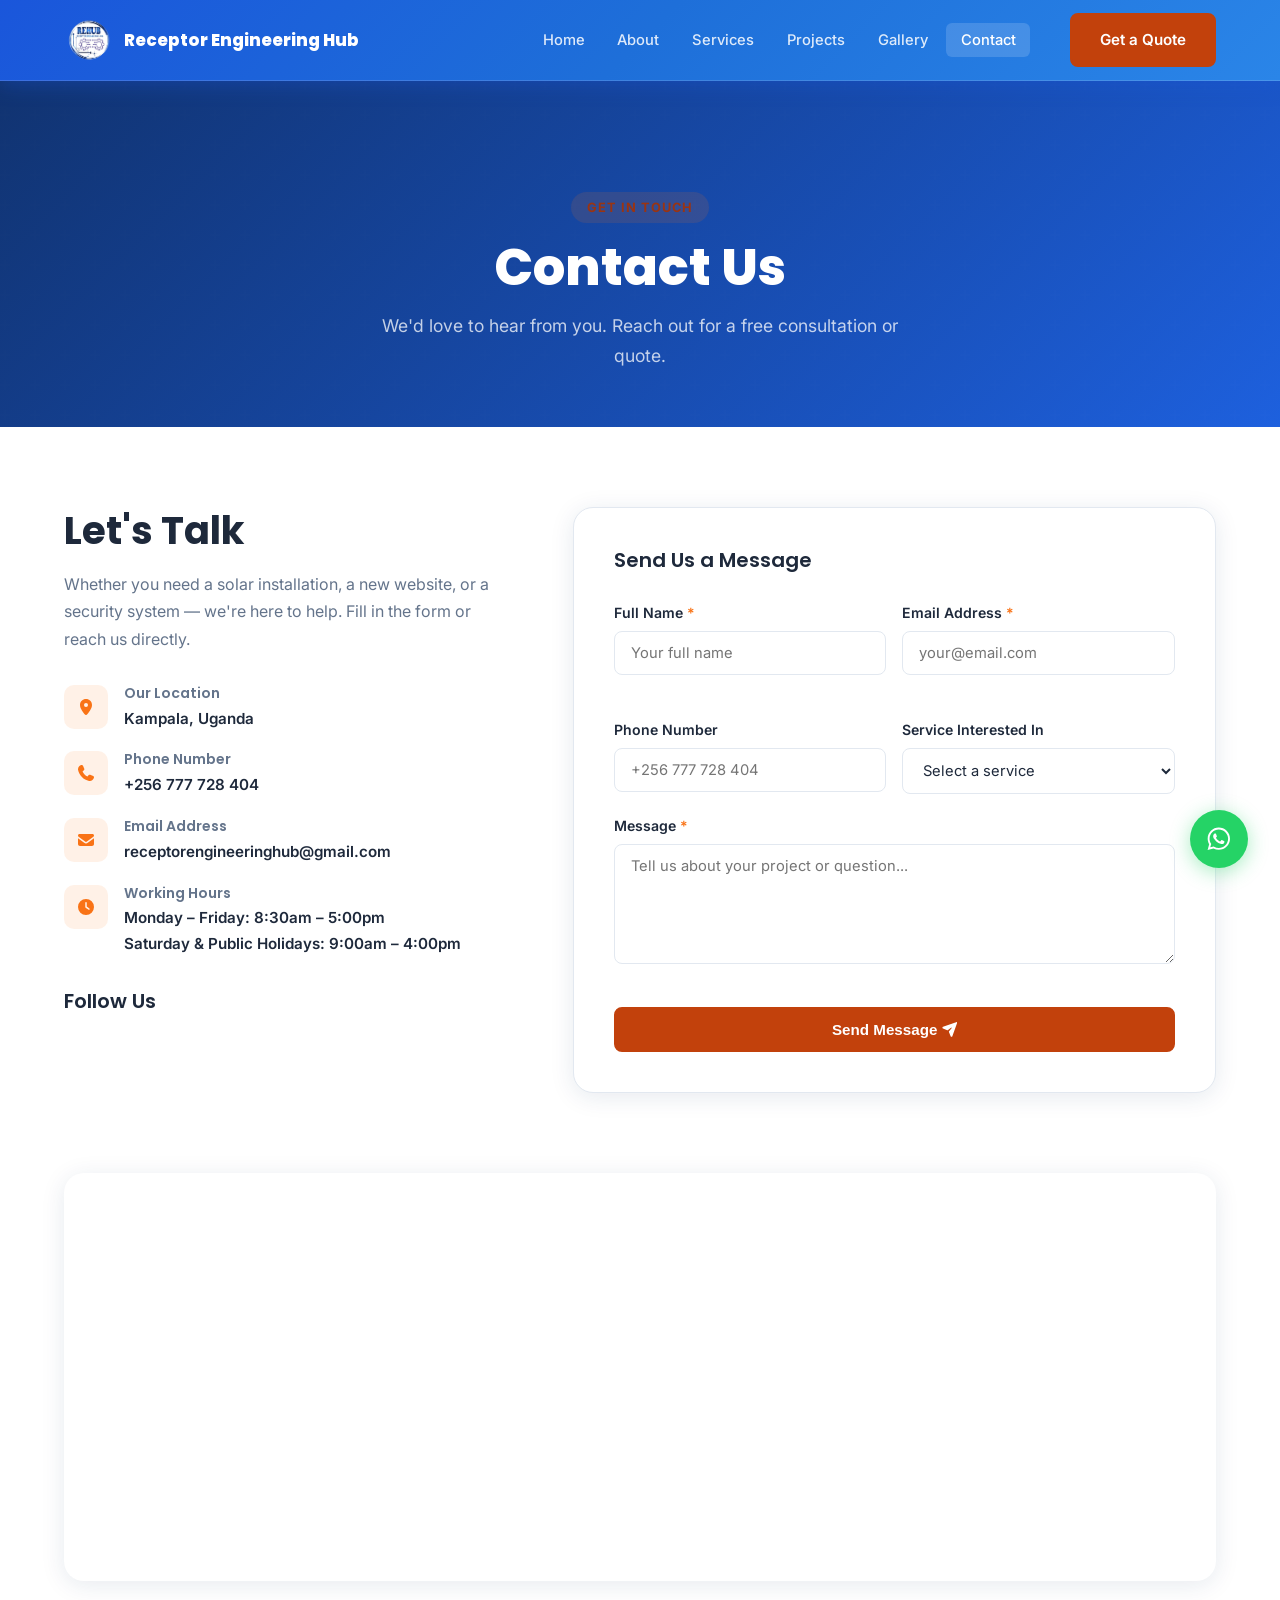
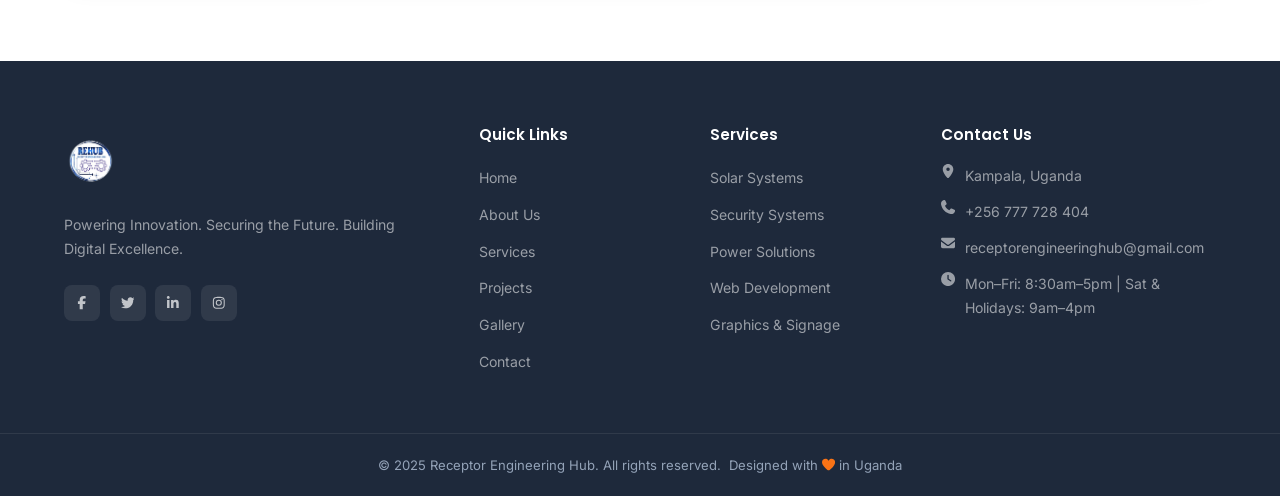
<file: contact.html>
<!DOCTYPE html>
<html lang="en">
<head>
  <meta charset="UTF-8" />
  <meta name="viewport" content="width=device-width, initial-scale=1.0" />
  <link rel="preconnect" href="https://images.unsplash.com" crossorigin />
  <link rel="preconnect" href="https://fonts.gstatic.com" crossorigin />
  <link rel="preload" as="image" href="https://images.unsplash.com/photo-1504307651254-35680f356dfd?w=1600&q=80&auto=format&fit=crop" fetchpriority="high" />

    <meta name="google-site-verification" content="k3c63kH6gn9kZT188aulxfWurAG4fihmwfax7aLUwMc" />
  <meta name="description" content="Contact Receptor Engineering Hub - Get a quote, ask a question, or visit us in Kampala, Uganda." />
  <title>Contact | Receptor Engineering Hub</title>
    <link rel="icon" type="image/png" href="receptorhub.png" />
  <link rel="stylesheet" href="css/style.min.css" />
  <link rel="preload" href="https://fonts.googleapis.com/css2?family=Inter:wght@300;400;500;600;700;800&family=Poppins:wght@400;600;700;800&display=swap" as="style" onload="this.onload=null;this.rel='stylesheet'" />
  <noscript><link href="https://fonts.googleapis.com/css2?family=Inter:wght@300;400;500;600;700;800&family=Poppins:wght@400;600;700;800&display=swap" rel="stylesheet" /></noscript>
</head>
<body>

  <!-- Navigation -->
  <nav class="navbar" id="navbar">
    <div class="container nav-container">
      <a href="index.html" class="logo">
        <img src="receptorhub.png" alt="Receptor Engineering Hub" class="logo-img" width="48" height="68" />
        <div class="logo-text">
          <span class="logo-main">Receptor Engineering Hub</span>
        </div>
      </a>
      <ul class="nav-links" id="navLinks">
        <li><a href="index.html">Home</a></li>
        <li><a href="about.html">About</a></li>
        <li><a href="services.html">Services</a></li>
        <li><a href="projects.html">Projects</a></li>
        <li><a href="gallery.html">Gallery</a></li>
        <li><a href="contact.html" class="active">Contact</a></li>
      </ul>
      <a href="contact.html" class="btn btn-primary nav-cta">Get a Quote</a>
      <button class="hamburger" id="hamburger" aria-label="Toggle menu">
        <span></span><span></span><span></span>
      </button>
    </div>
  </nav>

  <main>

  <!-- Page Hero -->
  <section class="page-hero">
    <div class="page-hero-slideshow">
      <div class="page-hero-slide active" style="background-image: url('https://images.unsplash.com/photo-1504307651254-35680f356dfd?w=1600&q=80&auto=format&fit=crop')"></div>
      <div class="page-hero-slide" data-bg="https://images.unsplash.com/photo-1581091226825-a6a2a5aee158?w=1600&q=80&auto=format&fit=crop"></div>
      <div class="page-hero-slide" data-bg="https://images.unsplash.com/photo-1467232004584-a241de8bcf5d?w=1600&q=80&auto=format&fit=crop"></div>
      <div class="page-hero-overlay"></div>
    </div>
    <div class="container" style="position:relative;z-index:1">
      <span class="section-tag">Get In Touch</span>
      <h1>Contact Us</h1>
      <p>We'd love to hear from you. Reach out for a free consultation or quote.</p>
    </div>
  </section>

  <!-- Contact Section -->
  <section class="section contact-section">
    <div class="container contact-grid">

      <!-- Contact Info -->
      <div class="contact-info" data-aos="fade-right">
        <h2>Let's Talk</h2>
        <p>Whether you need a solar installation, a new website, or a security system — we're here to help. Fill in the form or reach us directly.</p>

        <div class="contact-items">
          <div class="contact-item">
            <div class="contact-item-icon"><svg class="icon" aria-hidden="true"><use href="icons.svg#fa-map-marker-alt"></use></svg></div>
            <div>
              <h3>Our Location</h3>
              <p>Kampala, Uganda</p>
            </div>
          </div>
          <div class="contact-item">
            <div class="contact-item-icon"><svg class="icon" aria-hidden="true"><use href="icons.svg#fa-phone"></use></svg></div>
            <div>
              <h3>Phone Number</h3>
              <p><a href="tel:+256777728404">+256 777 728 404</a></p>
            </div>
          </div>
          <div class="contact-item">
            <div class="contact-item-icon"><svg class="icon" aria-hidden="true"><use href="icons.svg#fa-envelope"></use></svg></div>
            <div>
              <h3>Email Address</h3>
              <p><a href="mailto:receptorengineeringhub@gmail.com">receptorengineeringhub@gmail.com</a></p>
            </div>
          </div>
          <div class="contact-item">
            <div class="contact-item-icon"><svg class="icon" aria-hidden="true"><use href="icons.svg#fa-clock"></use></svg></div>
            <div>
              <h3>Working Hours</h3>
              <p>Monday – Friday: 8:30am – 5:00pm</p>
              <p>Saturday &amp; Public Holidays: 9:00am – 4:00pm</p>
            </div>
          </div>
        </div>

        <div class="contact-social">
          <h3>Follow Us</h3>
          <div class="social-links">
            <a href="#" aria-label="Facebook"><svg class="icon" aria-hidden="true"><use href="icons.svg#fa-facebook-f"></use></svg></a>
            <a href="#" aria-label="Twitter"><svg class="icon" aria-hidden="true"><use href="icons.svg#fa-twitter"></use></svg></a>
            <a href="#" aria-label="LinkedIn"><svg class="icon" aria-hidden="true"><use href="icons.svg#fa-linkedin-in"></use></svg></a>
            <a href="#" aria-label="Instagram"><svg class="icon" aria-hidden="true"><use href="icons.svg#fa-instagram"></use></svg></a>
            <a href="https://wa.me/256700000000" aria-label="WhatsApp" target="_blank" rel="noopener"><svg class="icon" aria-hidden="true"><use href="icons.svg#fa-whatsapp"></use></svg></a>
          </div>
        </div>
      </div>

      <!-- Contact Form -->
      <div class="contact-form-wrapper" data-aos="fade-left">
        <form class="contact-form" id="contactForm" novalidate>
          <input type="hidden" name="access_key" value="d9b5ea63-9a49-48a2-8a9e-6ef865edde82" />
          <input type="hidden" name="subject" value="New Message - Receptor Engineering Hub Website" />
          <input type="hidden" name="from_name" value="Receptor Engineering Hub Website" />
          <h3>Send Us a Message</h3>
          <div class="form-row">
            <div class="form-group">
              <label for="name">Full Name <span>*</span></label>
              <input type="text" id="name" name="name" placeholder="Your full name" required />
              <span class="form-error" id="nameError"></span>
            </div>
            <div class="form-group">
              <label for="email">Email Address <span>*</span></label>
              <input type="email" id="email" name="email" placeholder="your@email.com" required />
              <span class="form-error" id="emailError"></span>
            </div>
          </div>
          <div class="form-row">
            <div class="form-group">
              <label for="phone">Phone Number</label>
              <input type="tel" id="phone" name="phone" placeholder="+256 777 728 404" />
            </div>
            <div class="form-group">
              <label for="service">Service Interested In</label>
              <select id="service" name="service">
                <option value="">Select a service</option>
                <option value="solar">Solar Systems</option>
                <option value="security">Security Systems</option>
                <option value="power">Power Solutions</option>
                <option value="web">Web Development</option>
                <option value="electronics">Electronics Solutions</option>
                <option value="fence">Electric Fence / Razor Wire</option>
                <option value="graphics">Graphics &amp; Signage</option>
                <option value="other">Other</option>
              </select>
            </div>
          </div>
          <div class="form-group">
            <label for="message">Message <span>*</span></label>
            <textarea id="message" name="message" rows="5" placeholder="Tell us about your project or question..." required></textarea>
            <span class="form-error" id="messageError"></span>
          </div>
          <button type="submit" class="btn btn-primary btn-full">
            <span id="submitText">Send Message <svg class="icon" aria-hidden="true"><use href="icons.svg#fa-paper-plane"></use></svg></span>
            <span id="submitLoading" style="display:none"><svg class="icon icon-spin" aria-hidden="true"><use href="icons.svg#fa-spinner"></use></svg> Sending...</span>
          </button>
          <div class="form-success" id="formSuccess" style="display:none">
            <svg class="icon" aria-hidden="true"><use href="icons.svg#fa-check-circle"></use></svg> Thank you! We'll get back to you within 24 hours.
          </div>
        </form>
      </div>
    </div>
  </section>

  <!-- Map Section -->
  <section class="map-section">
    <div class="container">
      <div class="map-wrapper" data-aos="fade-up">
        <iframe
          src="https://www.google.com/maps/embed?pb=!1m18!1m12!1m3!1d255281.19036281522!2d32.4499!3d0.3476!2m3!1f0!2f0!3f0!3m2!1i1024!2i768!4f13.1!3m3!1m2!1s0x177dbc0f90b68b0b%3A0x7f9b5e1e5e1e5e1e!2sKampala%2C%20Uganda!5e0!3m2!1sen!2sug!4v1620000000000!5m2!1sen!2sug"
          width="100%"
          height="400"
          style="border:0;"
          allowfullscreen=""
          loading="lazy"
          referrerpolicy="no-referrer-when-downgrade"
          title="Receptor Engineering Hub Location - Kampala, Uganda">
        </iframe>
      </div>
    </div>
  </section>

  </main>

  <!-- Footer -->
  <footer class="footer">
    <div class="container footer-grid">
      <div class="footer-brand">
        <a href="index.html" class="logo logo-light">
          <img src="receptorhub.png" alt="Receptor Engineering Hub" class="logo-img logo-img-footer" width="51" height="72" />
        </a>
        <p>Powering Innovation. Securing the Future. Building Digital Excellence.</p>
        <div class="social-links">
          <a href="#" aria-label="Facebook"><svg class="icon" aria-hidden="true"><use href="icons.svg#fa-facebook-f"></use></svg></a>
          <a href="#" aria-label="Twitter"><svg class="icon" aria-hidden="true"><use href="icons.svg#fa-twitter"></use></svg></a>
          <a href="#" aria-label="LinkedIn"><svg class="icon" aria-hidden="true"><use href="icons.svg#fa-linkedin-in"></use></svg></a>
          <a href="#" aria-label="Instagram"><svg class="icon" aria-hidden="true"><use href="icons.svg#fa-instagram"></use></svg></a>
        </div>
      </div>
      <div class="footer-links">
        <h3>Quick Links</h3>
        <ul>
          <li><a href="index.html">Home</a></li>
          <li><a href="about.html">About Us</a></li>
          <li><a href="services.html">Services</a></li>
          <li><a href="projects.html">Projects</a></li>
          <li><a href="gallery.html">Gallery</a></li>
        <li><a href="contact.html">Contact</a></li>
        </ul>
      </div>
      <div class="footer-links">
        <h3>Services</h3>
        <ul>
          <li><a href="services.html#solar">Solar Systems</a></li>
          <li><a href="services.html#security">Security Systems</a></li>
          <li><a href="services.html#power">Power Solutions</a></li>
          <li><a href="services.html#web">Web Development</a></li>
          <li><a href="services.html#graphics">Graphics &amp; Signage</a></li>
        </ul>
      </div>
      <div class="footer-contact">
        <h3>Contact Us</h3>
        <ul>
          <li><svg class="icon" aria-hidden="true"><use href="icons.svg#fa-map-marker-alt"></use></svg> Kampala, Uganda</li>
          <li><svg class="icon" aria-hidden="true"><use href="icons.svg#fa-phone"></use></svg> <a href="tel:+256777728404">+256 777 728 404</a></li>
          <li><svg class="icon" aria-hidden="true"><use href="icons.svg#fa-envelope"></use></svg> <a href="mailto:receptorengineeringhub@gmail.com">receptorengineeringhub@gmail.com</a></li>
          <li><svg class="icon" aria-hidden="true"><use href="icons.svg#fa-clock"></use></svg> Mon–Fri: 8:30am–5pm | Sat &amp; Holidays: 9am–4pm</li>
        </ul>
      </div>
    </div>
    <div class="footer-bottom">
      <div class="container">
        <p>&copy; 2025 Receptor Engineering Hub. All rights reserved.</p>
        <p>Designed with <svg class="icon" aria-hidden="true" style="color:#f97316"><use href="icons.svg#fa-heart"></use></svg> in Uganda</p>
      </div>
    </div>
  </footer>

  <a href="https://wa.me/256777728404?text=Hello%20Receptor%20Engineering%20Hub%2C%20I%20need%20your%20services." class="whatsapp-btn" target="_blank" rel="noopener" aria-label="Chat on WhatsApp">
    <svg class="icon" aria-hidden="true"><use href="icons.svg#fa-whatsapp"></use></svg>
    <span class="whatsapp-tooltip">Chat with us</span>
  </a>

  <script src="js/main.min.js"></script>
</body>
</html>
</file>
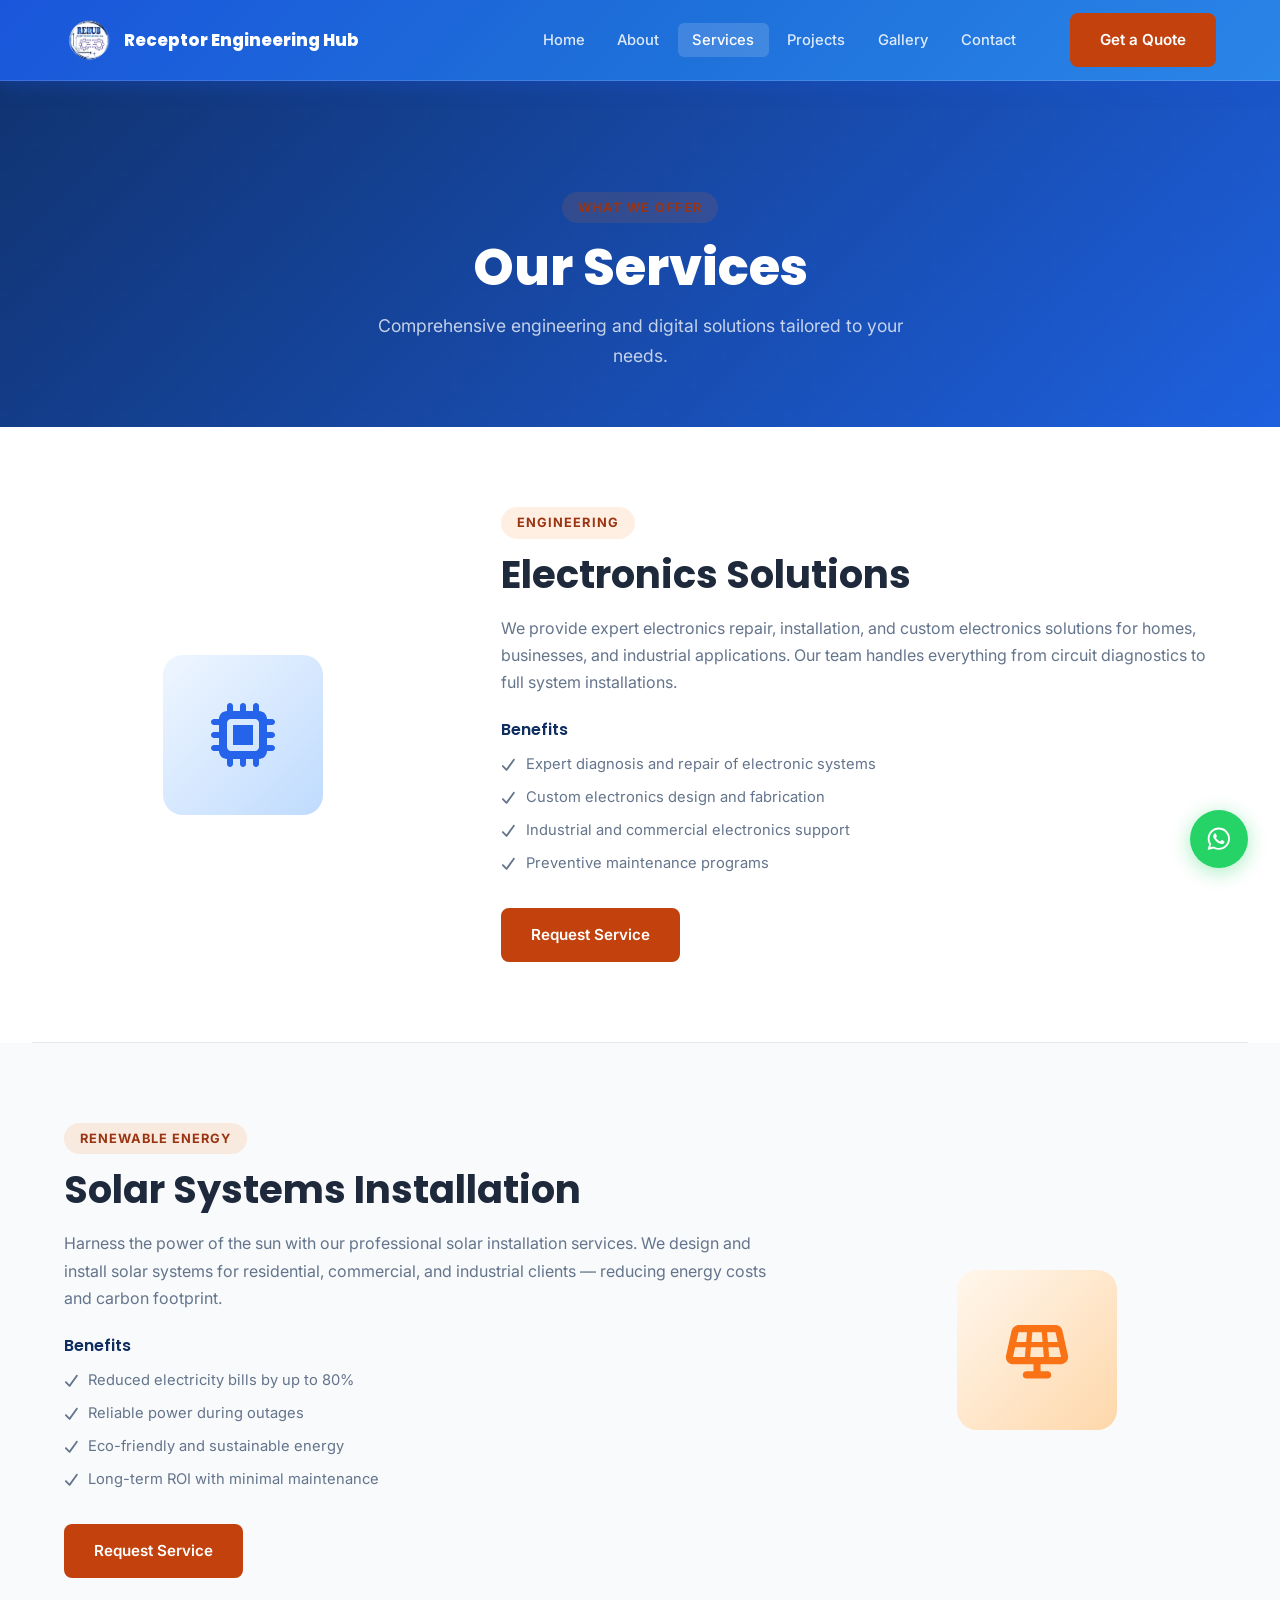
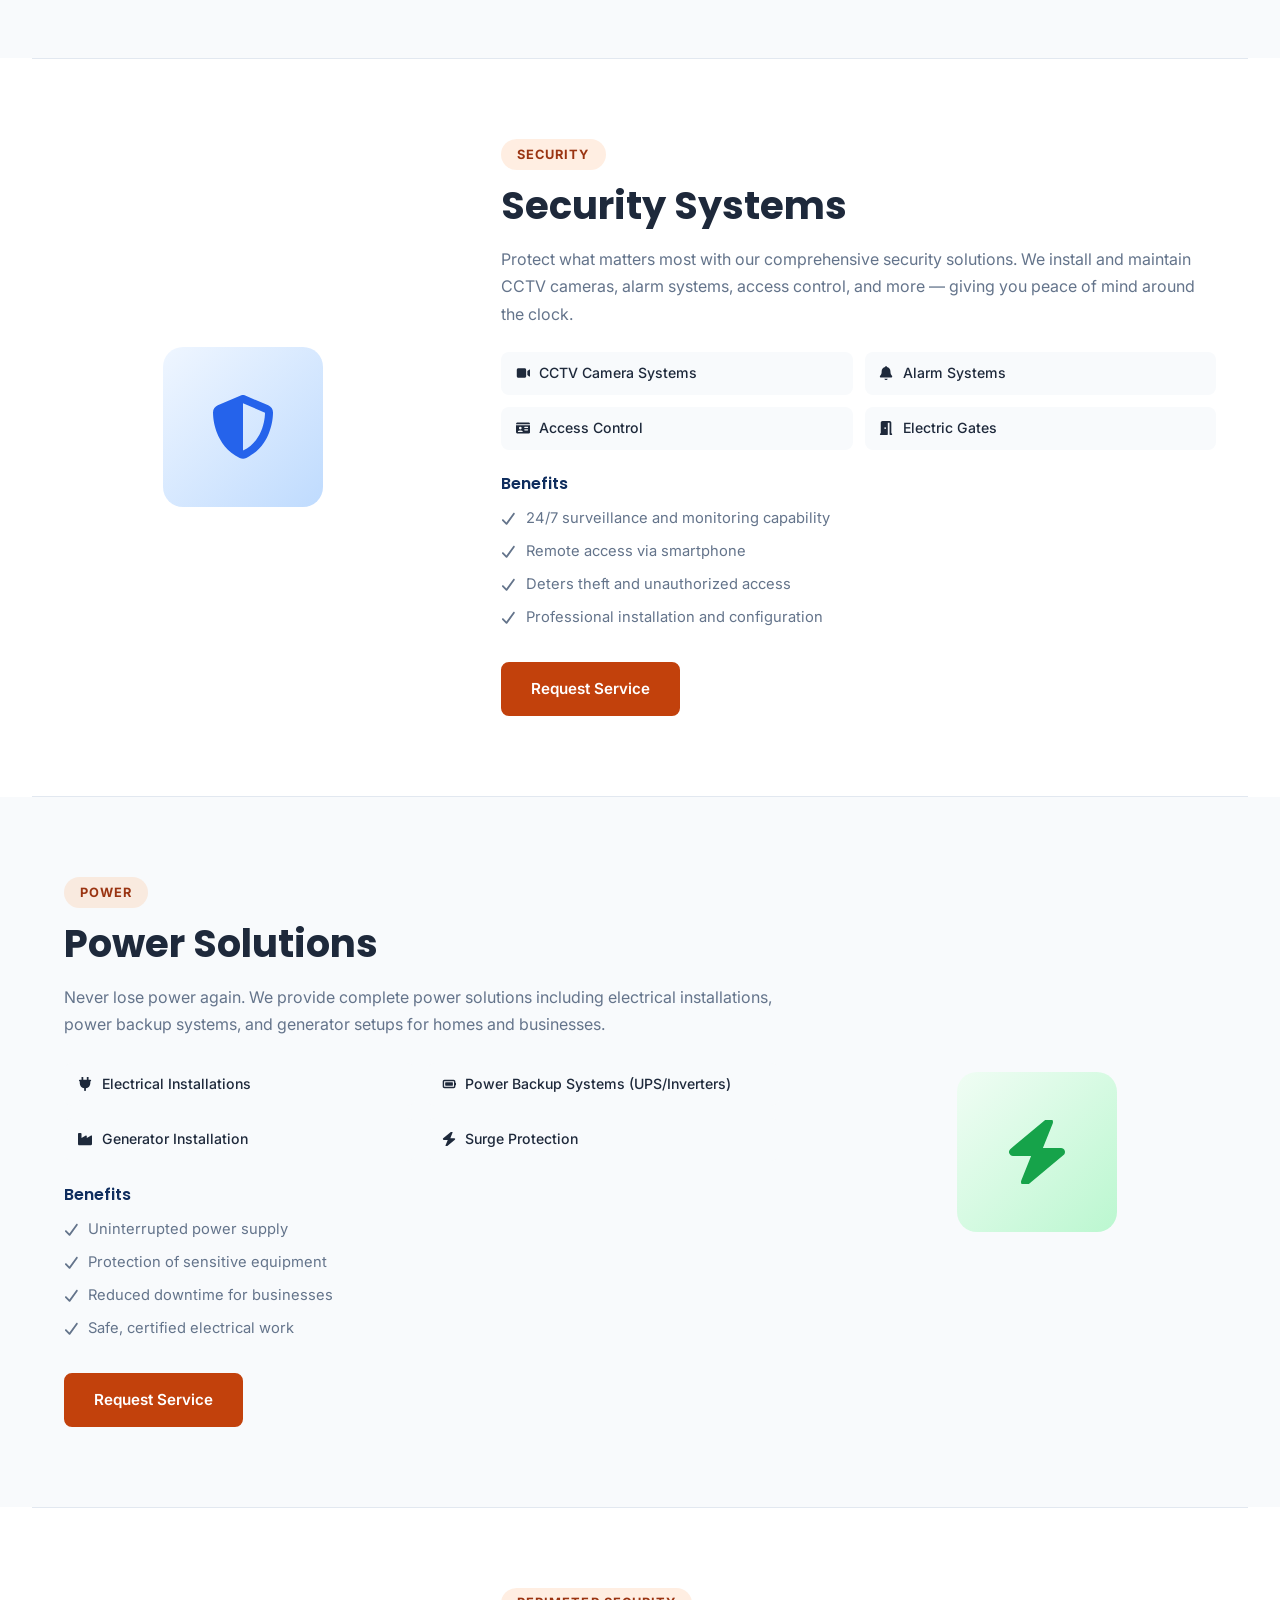
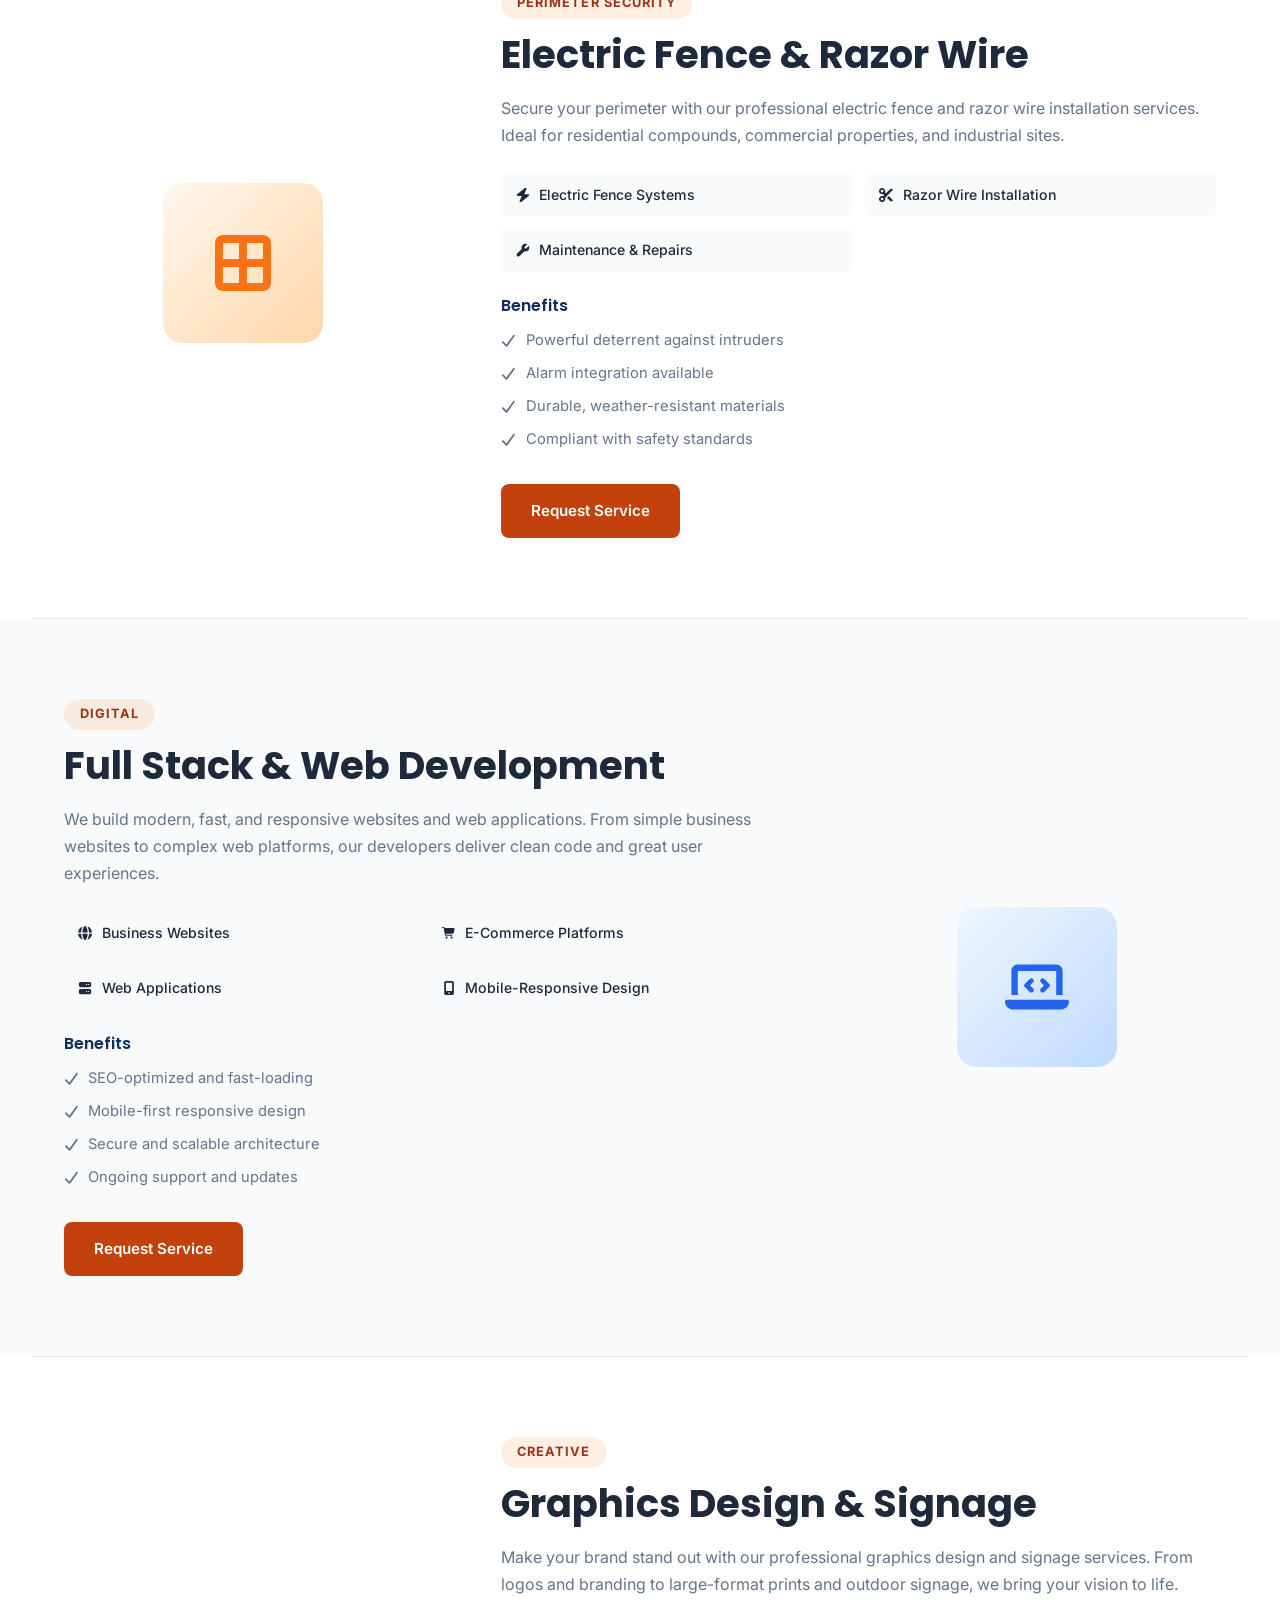
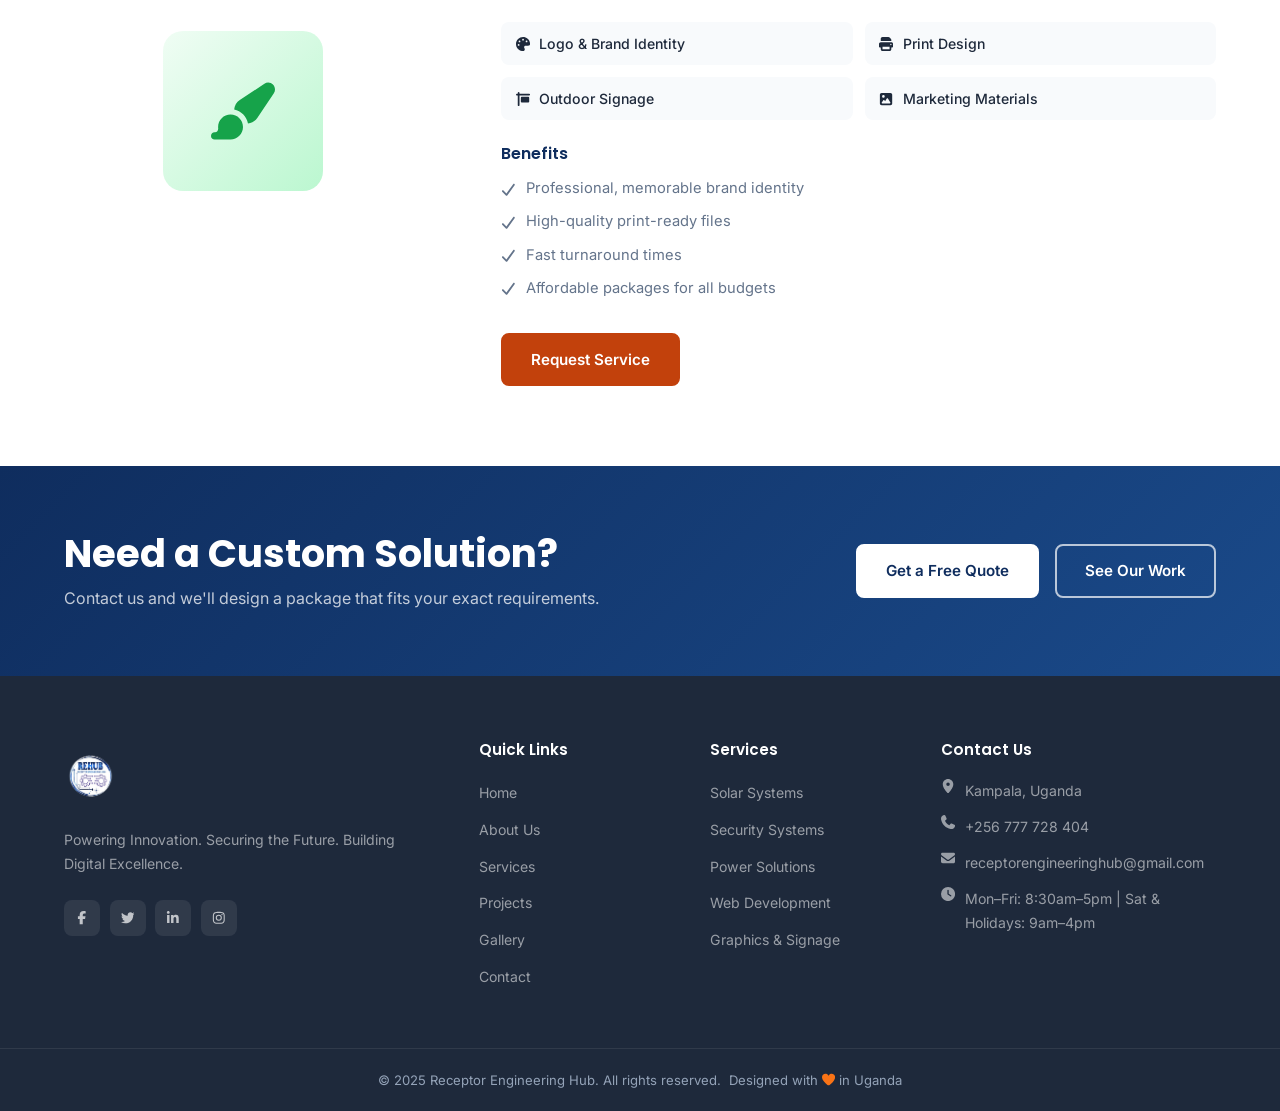
<file: services.html>
<!DOCTYPE html>
<html lang="en">
<head>
  <meta charset="UTF-8" />
  <meta name="viewport" content="width=device-width, initial-scale=1.0" />
  <link rel="preconnect" href="https://images.unsplash.com" crossorigin />
  <link rel="preconnect" href="https://fonts.gstatic.com" crossorigin />
  <link rel="preload" as="image" href="https://images.unsplash.com/photo-1509391366360-2e959784a276?w=1600&q=80&auto=format&fit=crop" fetchpriority="high" />

    <meta name="google-site-verification" content="k3c63kH6gn9kZT188aulxfWurAG4fihmwfax7aLUwMc" />
  <meta name="description" content="Services offered by Receptor Engineering Hub - Solar, Security, Power, Web Development, Electronics, Graphics and more." />
  <title>Services | Receptor Engineering Hub</title>
    <link rel="icon" type="image/png" href="receptorhub.png" />
  <link rel="stylesheet" href="css/style.min.css" />
  <link rel="preload" href="https://fonts.googleapis.com/css2?family=Inter:wght@300;400;500;600;700;800&family=Poppins:wght@400;600;700;800&display=swap" as="style" onload="this.onload=null;this.rel='stylesheet'" />
  <noscript><link href="https://fonts.googleapis.com/css2?family=Inter:wght@300;400;500;600;700;800&family=Poppins:wght@400;600;700;800&display=swap" rel="stylesheet" /></noscript>
</head>
<body>

  <!-- Navigation -->
  <nav class="navbar" id="navbar">
    <div class="container nav-container">
      <a href="index.html" class="logo">
        <img src="receptorhub.png" alt="Receptor Engineering Hub" class="logo-img" width="48" height="68" />
        <div class="logo-text">
          <span class="logo-main">Receptor Engineering Hub</span>
        </div>
      </a>
      <ul class="nav-links" id="navLinks">
        <li><a href="index.html">Home</a></li>
        <li><a href="about.html">About</a></li>
        <li><a href="services.html" class="active">Services</a></li>
        <li><a href="projects.html">Projects</a></li>
        <li><a href="gallery.html">Gallery</a></li>
        <li><a href="contact.html">Contact</a></li>
      </ul>
      <a href="contact.html" class="btn btn-primary nav-cta">Get a Quote</a>
      <button class="hamburger" id="hamburger" aria-label="Toggle menu">
        <span></span><span></span><span></span>
      </button>
    </div>
  </nav>

  <main>

  <!-- Page Hero -->
  <section class="page-hero">
    <div class="page-hero-slideshow">
      <div class="page-hero-slide active" style="background-image: url('https://images.unsplash.com/photo-1509391366360-2e959784a276?w=1600&q=80&auto=format&fit=crop')"></div>
      <div class="page-hero-slide" data-bg="https://images.unsplash.com/photo-1558618666-fcd25c85cd64?w=1600&q=80&auto=format&fit=crop"></div>
      <div class="page-hero-slide" data-bg="https://images.unsplash.com/photo-1581092160562-40aa08e78837?w=1600&q=80&auto=format&fit=crop"></div>
      <div class="page-hero-overlay"></div>
    </div>
    <div class="container" style="position:relative;z-index:1">
      <span class="section-tag">What We Offer</span>
      <h1>Our Services</h1>
      <p>Comprehensive engineering and digital solutions tailored to your needs.</p>
    </div>
  </section>

  <!-- Electronics Solutions -->
  <section class="section service-detail" id="electronics">
    <div class="container service-detail-grid">
      <div class="service-detail-icon-col" data-aos="fade-right">
        <div class="service-big-icon blue"><svg class="icon" aria-hidden="true"><use href="icons.svg#fa-microchip"></use></svg></div>
      </div>
      <div class="service-detail-content" data-aos="fade-left">
        <span class="section-tag">Engineering</span>
        <h2>Electronics Solutions</h2>
        <p>We provide expert electronics repair, installation, and custom electronics solutions for homes, businesses, and industrial applications. Our team handles everything from circuit diagnostics to full system installations.</p>
        <div class="service-benefits">
          <h4>Benefits</h4>
          <ul>
            <li><svg class="icon" aria-hidden="true"><use href="icons.svg#fa-check"></use></svg> Expert diagnosis and repair of electronic systems</li>
            <li><svg class="icon" aria-hidden="true"><use href="icons.svg#fa-check"></use></svg> Custom electronics design and fabrication</li>
            <li><svg class="icon" aria-hidden="true"><use href="icons.svg#fa-check"></use></svg> Industrial and commercial electronics support</li>
            <li><svg class="icon" aria-hidden="true"><use href="icons.svg#fa-check"></use></svg> Preventive maintenance programs</li>
          </ul>
        </div>
        <a href="contact.html" class="btn btn-primary">Request Service</a>
      </div>
    </div>
  </section>

  <div class="section-divider"></div>

  <!-- Solar Systems -->
  <section class="section service-detail alt-bg" id="solar">
    <div class="container service-detail-grid reverse">
      <div class="service-detail-content" data-aos="fade-right">
        <span class="section-tag">Renewable Energy</span>
        <h2>Solar Systems Installation</h2>
        <p>Harness the power of the sun with our professional solar installation services. We design and install solar systems for residential, commercial, and industrial clients — reducing energy costs and carbon footprint.</p>
        <div class="service-benefits">
          <h4>Benefits</h4>
          <ul>
            <li><svg class="icon" aria-hidden="true"><use href="icons.svg#fa-check"></use></svg> Reduced electricity bills by up to 80%</li>
            <li><svg class="icon" aria-hidden="true"><use href="icons.svg#fa-check"></use></svg> Reliable power during outages</li>
            <li><svg class="icon" aria-hidden="true"><use href="icons.svg#fa-check"></use></svg> Eco-friendly and sustainable energy</li>
            <li><svg class="icon" aria-hidden="true"><use href="icons.svg#fa-check"></use></svg> Long-term ROI with minimal maintenance</li>
          </ul>
        </div>
        <a href="contact.html" class="btn btn-primary">Request Service</a>
      </div>
      <div class="service-detail-icon-col" data-aos="fade-left">
        <div class="service-big-icon orange"><svg class="icon" aria-hidden="true"><use href="icons.svg#fa-solar-panel"></use></svg></div>
      </div>
    </div>
  </section>

  <div class="section-divider"></div>

  <!-- Security Systems -->
  <section class="section service-detail" id="security">
    <div class="container service-detail-grid">
      <div class="service-detail-icon-col" data-aos="fade-right">
        <div class="service-big-icon blue"><svg class="icon" aria-hidden="true"><use href="icons.svg#fa-shield-alt"></use></svg></div>
      </div>
      <div class="service-detail-content" data-aos="fade-left">
        <span class="section-tag">Security</span>
        <h2>Security Systems</h2>
        <p>Protect what matters most with our comprehensive security solutions. We install and maintain CCTV cameras, alarm systems, access control, and more — giving you peace of mind around the clock.</p>
        <div class="service-sub-list">
          <div class="sub-service"><svg class="icon" aria-hidden="true"><use href="icons.svg#fa-video"></use></svg><span>CCTV Camera Systems</span></div>
          <div class="sub-service"><svg class="icon" aria-hidden="true"><use href="icons.svg#fa-bell"></use></svg><span>Alarm Systems</span></div>
          <div class="sub-service"><svg class="icon" aria-hidden="true"><use href="icons.svg#fa-id-card"></use></svg><span>Access Control</span></div>
          <div class="sub-service"><svg class="icon" aria-hidden="true"><use href="icons.svg#fa-door-open"></use></svg><span>Electric Gates</span></div>
        </div>
        <div class="service-benefits">
          <h4>Benefits</h4>
          <ul>
            <li><svg class="icon" aria-hidden="true"><use href="icons.svg#fa-check"></use></svg> 24/7 surveillance and monitoring capability</li>
            <li><svg class="icon" aria-hidden="true"><use href="icons.svg#fa-check"></use></svg> Remote access via smartphone</li>
            <li><svg class="icon" aria-hidden="true"><use href="icons.svg#fa-check"></use></svg> Deters theft and unauthorized access</li>
            <li><svg class="icon" aria-hidden="true"><use href="icons.svg#fa-check"></use></svg> Professional installation and configuration</li>
          </ul>
        </div>
        <a href="contact.html" class="btn btn-primary">Request Service</a>
      </div>
    </div>
  </section>

  <div class="section-divider"></div>

  <!-- Power Solutions -->
  <section class="section service-detail alt-bg" id="power">
    <div class="container service-detail-grid reverse">
      <div class="service-detail-content" data-aos="fade-right">
        <span class="section-tag">Power</span>
        <h2>Power Solutions</h2>
        <p>Never lose power again. We provide complete power solutions including electrical installations, power backup systems, and generator setups for homes and businesses.</p>
        <div class="service-sub-list">
          <div class="sub-service"><svg class="icon" aria-hidden="true"><use href="icons.svg#fa-plug"></use></svg><span>Electrical Installations</span></div>
          <div class="sub-service"><svg class="icon" aria-hidden="true"><use href="icons.svg#fa-battery-full"></use></svg><span>Power Backup Systems (UPS/Inverters)</span></div>
          <div class="sub-service"><svg class="icon" aria-hidden="true"><use href="icons.svg#fa-industry"></use></svg><span>Generator Installation</span></div>
          <div class="sub-service"><svg class="icon" aria-hidden="true"><use href="icons.svg#fa-bolt"></use></svg><span>Surge Protection</span></div>
        </div>
        <div class="service-benefits">
          <h4>Benefits</h4>
          <ul>
            <li><svg class="icon" aria-hidden="true"><use href="icons.svg#fa-check"></use></svg> Uninterrupted power supply</li>
            <li><svg class="icon" aria-hidden="true"><use href="icons.svg#fa-check"></use></svg> Protection of sensitive equipment</li>
            <li><svg class="icon" aria-hidden="true"><use href="icons.svg#fa-check"></use></svg> Reduced downtime for businesses</li>
            <li><svg class="icon" aria-hidden="true"><use href="icons.svg#fa-check"></use></svg> Safe, certified electrical work</li>
          </ul>
        </div>
        <a href="contact.html" class="btn btn-primary">Request Service</a>
      </div>
      <div class="service-detail-icon-col" data-aos="fade-left">
        <div class="service-big-icon green"><svg class="icon" aria-hidden="true"><use href="icons.svg#fa-bolt"></use></svg></div>
      </div>
    </div>
  </section>

  <div class="section-divider"></div>

  <!-- Electric Fence & Razor Wire -->
  <section class="section service-detail" id="fence">
    <div class="container service-detail-grid">
      <div class="service-detail-icon-col" data-aos="fade-right">
        <div class="service-big-icon orange"><svg class="icon" aria-hidden="true"><use href="icons.svg#fa-border-all"></use></svg></div>
      </div>
      <div class="service-detail-content" data-aos="fade-left">
        <span class="section-tag">Perimeter Security</span>
        <h2>Electric Fence &amp; Razor Wire</h2>
        <p>Secure your perimeter with our professional electric fence and razor wire installation services. Ideal for residential compounds, commercial properties, and industrial sites.</p>
        <div class="service-sub-list">
          <div class="sub-service"><svg class="icon" aria-hidden="true"><use href="icons.svg#fa-bolt"></use></svg><span>Electric Fence Systems</span></div>
          <div class="sub-service"><svg class="icon" aria-hidden="true"><use href="icons.svg#fa-cut"></use></svg><span>Razor Wire Installation</span></div>
          <div class="sub-service"><svg class="icon" aria-hidden="true"><use href="icons.svg#fa-wrench"></use></svg><span>Maintenance &amp; Repairs</span></div>
        </div>
        <div class="service-benefits">
          <h4>Benefits</h4>
          <ul>
            <li><svg class="icon" aria-hidden="true"><use href="icons.svg#fa-check"></use></svg> Powerful deterrent against intruders</li>
            <li><svg class="icon" aria-hidden="true"><use href="icons.svg#fa-check"></use></svg> Alarm integration available</li>
            <li><svg class="icon" aria-hidden="true"><use href="icons.svg#fa-check"></use></svg> Durable, weather-resistant materials</li>
            <li><svg class="icon" aria-hidden="true"><use href="icons.svg#fa-check"></use></svg> Compliant with safety standards</li>
          </ul>
        </div>
        <a href="contact.html" class="btn btn-primary">Request Service</a>
      </div>
    </div>
  </section>

  <div class="section-divider"></div>

  <!-- Full Stack Development -->
  <section class="section service-detail alt-bg" id="web">
    <div class="container service-detail-grid reverse">
      <div class="service-detail-content" data-aos="fade-right">
        <span class="section-tag">Digital</span>
        <h2>Full Stack &amp; Web Development</h2>
        <p>We build modern, fast, and responsive websites and web applications. From simple business websites to complex web platforms, our developers deliver clean code and great user experiences.</p>
        <div class="service-sub-list">
          <div class="sub-service"><svg class="icon" aria-hidden="true"><use href="icons.svg#fa-globe"></use></svg><span>Business Websites</span></div>
          <div class="sub-service"><svg class="icon" aria-hidden="true"><use href="icons.svg#fa-shopping-cart"></use></svg><span>E-Commerce Platforms</span></div>
          <div class="sub-service"><svg class="icon" aria-hidden="true"><use href="icons.svg#fa-server"></use></svg><span>Web Applications</span></div>
          <div class="sub-service"><svg class="icon" aria-hidden="true"><use href="icons.svg#fa-mobile-alt"></use></svg><span>Mobile-Responsive Design</span></div>
        </div>
        <div class="service-benefits">
          <h4>Benefits</h4>
          <ul>
            <li><svg class="icon" aria-hidden="true"><use href="icons.svg#fa-check"></use></svg> SEO-optimized and fast-loading</li>
            <li><svg class="icon" aria-hidden="true"><use href="icons.svg#fa-check"></use></svg> Mobile-first responsive design</li>
            <li><svg class="icon" aria-hidden="true"><use href="icons.svg#fa-check"></use></svg> Secure and scalable architecture</li>
            <li><svg class="icon" aria-hidden="true"><use href="icons.svg#fa-check"></use></svg> Ongoing support and updates</li>
          </ul>
        </div>
        <a href="contact.html" class="btn btn-primary">Request Service</a>
      </div>
      <div class="service-detail-icon-col" data-aos="fade-left">
        <div class="service-big-icon blue"><svg class="icon" aria-hidden="true"><use href="icons.svg#fa-laptop-code"></use></svg></div>
      </div>
    </div>
  </section>

  <div class="section-divider"></div>

  <!-- Graphics & Signage -->
  <section class="section service-detail" id="graphics">
    <div class="container service-detail-grid">
      <div class="service-detail-icon-col" data-aos="fade-right">
        <div class="service-big-icon green"><svg class="icon" aria-hidden="true"><use href="icons.svg#fa-paint-brush"></use></svg></div>
      </div>
      <div class="service-detail-content" data-aos="fade-left">
        <span class="section-tag">Creative</span>
        <h2>Graphics Design &amp; Signage</h2>
        <p>Make your brand stand out with our professional graphics design and signage services. From logos and branding to large-format prints and outdoor signage, we bring your vision to life.</p>
        <div class="service-sub-list">
          <div class="sub-service"><svg class="icon" aria-hidden="true"><use href="icons.svg#fa-palette"></use></svg><span>Logo &amp; Brand Identity</span></div>
          <div class="sub-service"><svg class="icon" aria-hidden="true"><use href="icons.svg#fa-print"></use></svg><span>Print Design</span></div>
          <div class="sub-service"><svg class="icon" aria-hidden="true"><use href="icons.svg#fa-sign"></use></svg><span>Outdoor Signage</span></div>
          <div class="sub-service"><svg class="icon" aria-hidden="true"><use href="icons.svg#fa-image"></use></svg><span>Marketing Materials</span></div>
        </div>
        <div class="service-benefits">
          <h4>Benefits</h4>
          <ul>
            <li><svg class="icon" aria-hidden="true"><use href="icons.svg#fa-check"></use></svg> Professional, memorable brand identity</li>
            <li><svg class="icon" aria-hidden="true"><use href="icons.svg#fa-check"></use></svg> High-quality print-ready files</li>
            <li><svg class="icon" aria-hidden="true"><use href="icons.svg#fa-check"></use></svg> Fast turnaround times</li>
            <li><svg class="icon" aria-hidden="true"><use href="icons.svg#fa-check"></use></svg> Affordable packages for all budgets</li>
          </ul>
        </div>
        <a href="contact.html" class="btn btn-primary">Request Service</a>
      </div>
    </div>
  </section>

  <!-- CTA Banner -->
  <section class="cta-banner">
    <div class="container cta-content">
      <div>
        <h2>Need a Custom Solution?</h2>
        <p>Contact us and we'll design a package that fits your exact requirements.</p>
      </div>
      <div class="cta-actions">
        <a href="contact.html" class="btn btn-white">Get a Free Quote</a>
        <a href="projects.html" class="btn btn-outline-white">See Our Work</a>
      </div>
    </div>
  </section>

  </main>

  <!-- Footer -->
  <footer class="footer">
    <div class="container footer-grid">
      <div class="footer-brand">
        <a href="index.html" class="logo logo-light">
          <img src="receptorhub.png" alt="Receptor Engineering Hub" class="logo-img logo-img-footer" width="51" height="72" />
        </a>
        <p>Powering Innovation. Securing the Future. Building Digital Excellence.</p>
        <div class="social-links">
          <a href="#" aria-label="Facebook"><svg class="icon" aria-hidden="true"><use href="icons.svg#fa-facebook-f"></use></svg></a>
          <a href="#" aria-label="Twitter"><svg class="icon" aria-hidden="true"><use href="icons.svg#fa-twitter"></use></svg></a>
          <a href="#" aria-label="LinkedIn"><svg class="icon" aria-hidden="true"><use href="icons.svg#fa-linkedin-in"></use></svg></a>
          <a href="#" aria-label="Instagram"><svg class="icon" aria-hidden="true"><use href="icons.svg#fa-instagram"></use></svg></a>
        </div>
      </div>
      <div class="footer-links">
        <h3>Quick Links</h3>
        <ul>
          <li><a href="index.html">Home</a></li>
          <li><a href="about.html">About Us</a></li>
          <li><a href="services.html">Services</a></li>
          <li><a href="projects.html">Projects</a></li>
          <li><a href="gallery.html">Gallery</a></li>
        <li><a href="contact.html">Contact</a></li>
        </ul>
      </div>
      <div class="footer-links">
        <h3>Services</h3>
        <ul>
          <li><a href="#solar">Solar Systems</a></li>
          <li><a href="#security">Security Systems</a></li>
          <li><a href="#power">Power Solutions</a></li>
          <li><a href="#web">Web Development</a></li>
          <li><a href="#graphics">Graphics &amp; Signage</a></li>
        </ul>
      </div>
      <div class="footer-contact">
        <h3>Contact Us</h3>
        <ul>
          <li><svg class="icon" aria-hidden="true"><use href="icons.svg#fa-map-marker-alt"></use></svg> Kampala, Uganda</li>
          <li><svg class="icon" aria-hidden="true"><use href="icons.svg#fa-phone"></use></svg> <a href="tel:+256777728404">+256 777 728 404</a></li>
          <li><svg class="icon" aria-hidden="true"><use href="icons.svg#fa-envelope"></use></svg> <a href="mailto:receptorengineeringhub@gmail.com">receptorengineeringhub@gmail.com</a></li>
          <li><svg class="icon" aria-hidden="true"><use href="icons.svg#fa-clock"></use></svg> Mon–Fri: 8:30am–5pm | Sat &amp; Holidays: 9am–4pm</li>
        </ul>
      </div>
    </div>
    <div class="footer-bottom">
      <div class="container">
        <p>&copy; 2025 Receptor Engineering Hub. All rights reserved.</p>
        <p>Designed with <svg class="icon" aria-hidden="true" style="color:#f97316"><use href="icons.svg#fa-heart"></use></svg> in Uganda</p>
      </div>
    </div>
  </footer>

  <a href="https://wa.me/256777728404?text=Hello%20Receptor%20Engineering%20Hub%2C%20I%20need%20your%20services." class="whatsapp-btn" target="_blank" rel="noopener" aria-label="Chat on WhatsApp">
    <svg class="icon" aria-hidden="true"><use href="icons.svg#fa-whatsapp"></use></svg>
    <span class="whatsapp-tooltip">Chat with us</span>
  </a>

  <script src="js/main.min.js"></script>
</body>
</html>
</file>
<file: css/style.min.css>
*,*::before,*::after{box-sizing:border-box;margin:0;padding:0}.icon{width:1em;height:1em;fill:currentColor;display:inline-block;vertical-align:-0.125em;flex-shrink:0}.icon-spin{animation:icon-spin 1s linear infinite}@keyframes icon-spin{from{transform:rotate(0deg)}to{transform:rotate(360deg)}}:root{--blue:#0f2d5e;--blue-mid:#1a4a8a;--blue-light:#2563eb;--orange:#f97316;--orange-light:#fb923c;--green:#16a34a;--green-light:#22c55e;--white:#ffffff;--gray-50:#f8fafc;--gray-100:#f1f5f9;--gray-200:#e2e8f0;--gray-400:#94a3b8;--gray-600:#475569;--gray-800:#1e293b;--text:#1e293b;--text-light:#64748b;--shadow:0 4px 24px rgba(15,45,94,0.10);--shadow-lg:0 8px 40px rgba(15,45,94,0.16);--radius:12px;--radius-lg:20px;--transition:0.3s ease}html{scroll-behavior:smooth}body{font-family:'Inter',sans-serif;color:var(--text);background:var(--white);line-height:1.7;overflow-x:hidden}h1,h2,h3,h4{font-family:'Poppins',sans-serif;line-height:1.25}h1{font-size:clamp(2rem,5vw,3.2rem);font-weight:800}h2{font-size:clamp(1.6rem,3.5vw,2.4rem);font-weight:700}h3{font-size:1.25rem;font-weight:600}h4{font-size:1rem;font-weight:600}a{text-decoration:none;color:inherit}img{max-width:100%;display:block}ul{list-style:none}.container{max-width:1200px;margin:0 auto;padding:0 1.5rem}.section{padding:5rem 0}.alt-bg{background:var(--gray-50)}.section-divider{height:1px;background:var(--gray-200);margin:0 2rem}.btn{display:inline-flex;align-items:center;gap:0.5rem;padding:0.75rem 1.75rem;border-radius:8px;font-weight:600;font-size:0.95rem;cursor:pointer;border:2px solid transparent;transition:var(--transition);white-space:nowrap}.btn-primary{background:#c2410c;color:var(--white);border-color:#c2410c}.btn-primary:hover{background:#9a3412;border-color:#9a3412;transform:translateY(-2px);box-shadow:0 6px 20px rgba(194,65,12,0.35)}.btn-outline{background:transparent;color:var(--white);border-color:rgba(255,255,255,0.6)}.btn-outline:hover{background:rgba(255,255,255,0.15);border-color:var(--white)}.btn-white{background:var(--white);color:var(--blue);border-color:var(--white)}.btn-white:hover{background:var(--gray-100);transform:translateY(-2px)}.btn-outline-white{background:transparent;color:var(--white);border-color:rgba(255,255,255,0.7)}.btn-outline-white:hover{background:rgba(255,255,255,0.15)}.btn-lg{padding:1rem 2.25rem;font-size:1.05rem}.btn-full{width:100%;justify-content:center}.section-header{text-align:center;max-width:640px;margin:0 auto 3.5rem}.section-header p{color:var(--text-light);margin-top:0.75rem;font-size:1.05rem}.section-tag{display:inline-block;background:rgba(249,115,22,0.12);color:#9a3412;padding:0.3rem 1rem;border-radius:50px;font-size:0.8rem;font-weight:700;letter-spacing:0.08em;text-transform:uppercase;margin-bottom:0.75rem}.section-cta{text-align:center;margin-top:3rem}.navbar{position:fixed;top:0;left:0;right:0;z-index:1000;background:linear-gradient(135deg,#1a56db 0%,#1e6fd9 50%,#2a85e8 100%);border-bottom:1px solid rgba(255,255,255,0.15);box-shadow:0 2px 20px rgba(26,86,219,0.4);transition:box-shadow var(--transition)}.navbar.scrolled{box-shadow:0 4px 30px rgba(26,86,219,0.5)}.nav-container{display:flex;align-items:center;gap:2rem;height:80px}.logo{display:flex;align-items:center;gap:0.75rem}.logo-icon{width:42px;height:42px;background:var(--blue);border-radius:10px;display:flex;align-items:center;justify-content:center;color:var(--orange);font-size:1.2rem;flex-shrink:0}.logo-text{display:flex;flex-direction:column;line-height:1.1}.logo-main{font-family:'Poppins',sans-serif;font-weight:800;font-size:1.05rem;color:var(--white)}.logo-sub{font-size:0.65rem;font-weight:500;color:rgba(255,255,255,0.75);letter-spacing:0.04em}.logo-light .logo-main{color:var(--white)}.logo-light .logo-sub{color:rgba(255,255,255,0.7)}.logo-light .logo-icon{background:rgba(255,255,255,0.15)}.nav-links{display:flex;align-items:center;gap:0.25rem;margin-left:auto}.nav-links a{padding:0.5rem 0.9rem;border-radius:6px;font-weight:500;font-size:0.92rem;color:rgba(255,255,255,0.85);transition:var(--transition)}.nav-links a:hover,.nav-links a.active{color:var(--white);background:rgba(255,255,255,0.15)}.nav-cta{margin-left:0.5rem}.hamburger{display:none;flex-direction:column;gap:5px;background:none;border:none;cursor:pointer;padding:4px;margin-left:auto}.hamburger span{display:block;width:24px;height:2px;background:var(--white);border-radius:2px;transition:var(--transition)}.hamburger.open span:nth-child(1){transform:translateY(7px) rotate(45deg)}.hamburger.open span:nth-child(2){opacity:0}.hamburger.open span:nth-child(3){transform:translateY(-7px) rotate(-45deg)}.logo-img{height:68px;width:auto;object-fit:contain;display:block}.logo-img-footer{height:72px}.hero{position:relative;display:flex;align-items:center;padding-top:80px;overflow:hidden}.hero-slideshow{position:absolute;inset:0;z-index:0}.hero-slide{position:absolute;inset:0;background-size:cover;background-position:center;opacity:0;transition:opacity 1.2s ease}.hero-slide.active{opacity:1}.hero-overlay{position:absolute;inset:0;background:linear-gradient(135deg,rgba(15,45,94,0.82) 0%,rgba(26,86,219,0.75) 100%)}.hero-content{display:grid;grid-template-columns:1fr 1fr;gap:3rem;align-items:center;padding:2.5rem 0 2.5rem;position:relative;z-index:1}.hero-badge{display:inline-flex;align-items:center;gap:0.5rem;background:rgba(15,45,94,0.55);color:#ffffff;padding:0.4rem 1rem;border-radius:50px;font-size:0.82rem;font-weight:600;letter-spacing:0.05em;margin-bottom:1rem;border:1px solid rgba(255,255,255,0.4);max-width:100%}.hero-text h1{color:var(--white);margin-bottom:1rem}.hero-text h1 .highlight{color:#fbbf24}.hero-headline{display:flex;align-items:flex-start;gap:1.25rem;margin-bottom:1rem}.hero-headline-logo{width:130px;height:130px;object-fit:contain;flex-shrink:0;margin-top:0.25rem}.hero-sub{color:rgba(255,255,255,0.85);font-size:1.05rem;margin-bottom:0;font-style:italic}.hero-right{display:flex;flex-direction:column;justify-content:center;gap:2rem}.hero-actions{display:flex;gap:1rem;flex-wrap:wrap}.hero-stats{display:flex;gap:2rem}.stat{display:flex;flex-direction:column}.stat-num{font-family:'Poppins',sans-serif;font-size:1.8rem;font-weight:800;color:var(--white);line-height:1}.stat-label{font-size:0.78rem;color:rgba(255,255,255,0.7);margin-top:0.2rem}.hero-visual{display:none}.hero-card-stack{position:relative;width:320px;height:320px}.hero-card{position:absolute;background:rgba(255,255,255,0.1);backdrop-filter:blur(10px);border:1px solid rgba(255,255,255,0.2);border-radius:var(--radius);padding:1.25rem 1.5rem;display:flex;align-items:center;gap:0.75rem;color:var(--white);font-weight:600;font-size:0.95rem;animation:float 3s ease-in-out infinite}.hero-card i{font-size:1.5rem;color:var(--orange)}.card-1{top:0;left:0;animation-delay:0s}.card-2{top:0;right:0;animation-delay:0.75s}.card-3{bottom:0;left:0;animation-delay:1.5s}.card-4{bottom:0;right:0;animation-delay:2.25s}@keyframes float{0%,100%{transform:translateY(0)}50%{transform:translateY(-10px)}}.hero-wave{position:absolute;bottom:0;left:0;right:0;line-height:0}.hero-wave svg{width:100%;height:60px}.services-highlight{background:#f0f4ff}.services-highlight .section-header p{color:var(--gray-600)}.about-snippet{background:#ffffff}.why-us{background:linear-gradient(135deg,#0f2d5e 0%,#1a4a8a 100%) !important}.why-us .section-header h2{color:#ffffff}.why-us .section-header p{color:rgba(255,255,255,0.75)}.why-us .why-card{background:rgba(255,255,255,0.08);border:1px solid rgba(255,255,255,0.15)}.why-us .why-card h3{color:#ffffff}.why-us .why-card p{color:rgba(255,255,255,0.75)}.testimonials{background:#f0f4ff}.services-grid{display:grid;grid-template-columns:repeat(3,1fr);gap:1.5rem}.service-card{background:var(--white);border:1px solid var(--gray-200);border-radius:var(--radius);padding:2rem 1.75rem;transition:var(--transition);position:relative;overflow:hidden}.service-card::before{content:'';position:absolute;top:0;left:0;right:0;height:3px;background:var(--orange);transform:scaleX(0);transition:var(--transition)}.service-card:hover{box-shadow:var(--shadow-lg);transform:translateY(-4px);border-color:transparent}.service-card:hover::before{transform:scaleX(1)}.service-icon{width:56px;height:56px;border-radius:12px;display:flex;align-items:center;justify-content:center;font-size:1.4rem;margin-bottom:1.25rem}.service-icon.orange{background:rgba(249,115,22,0.1);color:var(--orange)}.service-icon.blue{background:rgba(37,99,235,0.1);color:var(--blue-light)}.service-icon.green{background:rgba(22,163,74,0.1);color:var(--green)}.service-card h3{margin-bottom:0.5rem}.service-card p{color:var(--text-light);font-size:0.92rem;margin-bottom:1.25rem}.service-link{color:var(--blue-light);font-weight:600;font-size:0.88rem;display:inline-flex;align-items:center;gap:0.35rem;transition:var(--transition)}.service-link:hover{color:var(--orange);gap:0.6rem}.sr-only{position:absolute;width:1px;height:1px;padding:0;margin:-1px;overflow:hidden;clip:rect(0,0,0,0);white-space:nowrap;border:0}.about-grid{display:grid;grid-template-columns:1fr 1fr;gap:5rem;align-items:center}.about-img-wrapper{position:relative;border-radius:var(--radius-lg);overflow:hidden}.about-img-wrapper img{width:100%;height:420px;object-fit:cover}.about-badge{position:absolute;bottom:1.5rem;left:1.5rem;background:var(--white);border-radius:10px;padding:0.75rem 1.25rem;display:flex;align-items:center;gap:0.6rem;box-shadow:var(--shadow);font-weight:700;color:var(--blue);font-size:0.9rem}.about-badge i{color:var(--orange);font-size:1.1rem}.about-content .section-tag{margin-bottom:0.75rem}.about-content h2{margin-bottom:1rem}.about-content p{color:var(--text-light);margin-bottom:1.5rem}.about-features{margin-bottom:2rem;display:flex;flex-direction:column;gap:0.6rem}.about-features li{display:flex;align-items:center;gap:0.6rem;font-size:0.95rem}.about-features li i{color:var(--green);font-size:1rem;flex-shrink:0}.why-us{background:var(--gray-50)}.why-grid{display:grid;grid-template-columns:repeat(4,1fr);gap:1.5rem}.why-card{background:var(--white);border-radius:var(--radius);padding:2rem 1.5rem;text-align:center;box-shadow:var(--shadow);transition:var(--transition)}.why-card:hover{transform:translateY(-4px);box-shadow:var(--shadow-lg)}.why-icon{width:64px;height:64px;background:linear-gradient(135deg,var(--blue),var(--blue-mid));border-radius:50%;display:flex;align-items:center;justify-content:center;font-size:1.5rem;color:var(--white);margin:0 auto 1.25rem}.why-card h3{margin-bottom:0.5rem}.why-card p{color:var(--text-light);font-size:0.9rem}.testimonials-grid{display:grid;grid-template-columns:repeat(3,1fr);gap:1.5rem}.testimonial-card{background:var(--white);border:1px solid var(--gray-200);border-radius:var(--radius);padding:2rem;transition:var(--transition)}.testimonial-card:hover{box-shadow:var(--shadow-lg);border-color:transparent;background:linear-gradient(135deg,#1a56db,#2a85e8)}.testimonial-card:hover p,.testimonial-card:hover strong,.testimonial-card:hover span{color:rgba(255,255,255,0.9)}.testimonial-card:hover .stars{color:#fbbf24}.testimonial-card:hover .author-avatar{background:rgba(255,255,255,0.2)}.stars{color:#f59e0b;margin-bottom:1rem;font-size:0.9rem}.testimonial-card p{color:var(--text-light);font-style:italic;margin-bottom:1.5rem;font-size:0.95rem}.testimonial-author{display:flex;align-items:center;gap:0.75rem}.author-avatar{width:44px;height:44px;background:linear-gradient(135deg,var(--blue),var(--blue-light));border-radius:50%;display:flex;align-items:center;justify-content:center;color:var(--white);font-weight:700;font-size:0.85rem;flex-shrink:0}.testimonial-author strong{display:block;font-size:0.95rem}.testimonial-author span{font-size:0.8rem;color:var(--text-light)}.cta-banner{background:linear-gradient(135deg,var(--blue) 0%,var(--blue-mid) 100%);padding:4rem 0}.cta-content{display:flex;align-items:center;justify-content:space-between;gap:2rem;flex-wrap:wrap}.cta-content h2{color:var(--white);margin-bottom:0.4rem}.cta-content p{color:rgba(255,255,255,0.75)}.cta-actions{display:flex;gap:1rem;flex-wrap:wrap}.footer{background:var(--gray-800);color:rgba(255,255,255,0.8);padding:4rem 0 0}.footer-grid{display:grid;grid-template-columns:2fr 1fr 1fr 1.5fr;gap:3rem;padding-bottom:3rem}.footer-brand p{font-size:0.88rem;color:rgba(255,255,255,0.55);margin:1rem 0 1.5rem;line-height:1.7}.social-links{display:flex;gap:0.6rem}.social-links a{width:36px;height:36px;background:rgba(255,255,255,0.08);border-radius:8px;display:flex;align-items:center;justify-content:center;color:rgba(255,255,255,0.7);font-size:0.85rem;transition:var(--transition)}.social-links a:hover{background:var(--orange);color:var(--white)}.footer-links h3,.footer-contact h3{color:var(--white);margin-bottom:1.25rem;font-size:0.95rem}.footer-links ul li{margin-bottom:0.6rem}.footer-links ul a{color:rgba(255,255,255,0.55);font-size:0.88rem;transition:var(--transition)}.footer-links ul a:hover{color:var(--orange);padding-left:4px}.footer-contact ul li{display:flex;align-items:flex-start;gap:0.6rem;color:rgba(255,255,255,0.55);font-size:0.88rem;margin-bottom:0.75rem}.footer-contact ul li i{color:var(--orange);margin-top:3px;flex-shrink:0}.footer-contact ul a{color:rgba(255,255,255,0.55);transition:var(--transition)}.footer-contact ul a:hover{color:var(--orange)}.footer-bottom{border-top:1px solid rgba(255,255,255,0.08);padding:1.25rem 0;display:flex}.footer-bottom .container{display:flex;justify-content:space-between;align-items:center;flex-wrap:wrap;gap:0.5rem}.footer-bottom p{font-size:0.82rem;color:var(--gray-400)}.whatsapp-btn{position:fixed;bottom:2rem;right:2rem;z-index:999;width:58px;height:58px;background:#25d366;border-radius:50%;display:flex;align-items:center;justify-content:center;color:var(--white);font-size:1.6rem;box-shadow:0 4px 20px rgba(37,211,102,0.4);transition:var(--transition)}.whatsapp-btn:hover{transform:scale(1.1);box-shadow:0 6px 28px rgba(37,211,102,0.55)}.whatsapp-tooltip{position:absolute;right:70px;background:var(--gray-800);color:var(--white);padding:0.4rem 0.8rem;border-radius:6px;font-size:0.8rem;white-space:nowrap;opacity:0;pointer-events:none;transition:var(--transition)}.whatsapp-btn:hover .whatsapp-tooltip{opacity:1}.page-hero{background:linear-gradient(135deg,#1a56db 0%,#2a85e8 100%);padding:7rem 0 3.5rem;text-align:center;margin-top:80px;position:relative;overflow:hidden}.page-hero::before{content:'';position:absolute;inset:0;background:url("data:image/svg+xml,%3Csvg width='60' height='60' viewBox='0 0 60 60' xmlns='http://www.w3.org/2000/svg'%3E%3Cg fill='none' fill-rule='evenodd'%3E%3Cg fill='%23ffffff' fill-opacity='0.03'%3E%3Cpath d='M36 34v-4h-2v4h-4v2h4v4h2v-4h4v-2h-4zm0-30V0h-2v4h-4v2h4v4h2V6h4V4h-4zM6 34v-4H4v4H0v2h4v4h2v-4h4v-2H6zM6 4V0H4v4H0v2h4v4h2V6h4V4H6z'/%3E%3C/g%3E%3C/g%3E%3C/svg%3E")}.page-hero .section-tag{margin-bottom:0.75rem}.page-hero h1{color:var(--white);margin-bottom:0.75rem}.page-hero p{color:rgba(255,255,255,0.75);font-size:1.1rem;max-width:560px;margin:0 auto}.mv-grid{display:grid;grid-template-columns:repeat(3,1fr);gap:1.5rem}.mv-card{border-radius:var(--radius);padding:2.5rem 2rem;text-align:center;transition:var(--transition)}.mv-card.mission{background:linear-gradient(135deg,#eff6ff,#dbeafe)}.mv-card.vision{background:linear-gradient(135deg,#fff7ed,#fed7aa)}.mv-card.values{background:linear-gradient(135deg,#f0fdf4,#bbf7d0)}.mv-card:hover{transform:translateY(-4px);box-shadow:var(--shadow-lg)}.mv-icon{width:64px;height:64px;border-radius:50%;display:flex;align-items:center;justify-content:center;font-size:1.5rem;margin:0 auto 1.25rem}.mission .mv-icon{background:var(--blue);color:var(--white)}.vision .mv-icon{background:var(--orange);color:var(--white)}.values .mv-icon{background:var(--green);color:var(--white)}.mv-card h2{margin-bottom:0.75rem}.mv-card p{color:var(--text-light);font-size:0.92rem}.story-grid{display:grid;grid-template-columns:1fr 1fr;gap:5rem;align-items:center}.story-content .section-tag{margin-bottom:0.75rem}.story-content h2{margin-bottom:1rem}.story-content p{color:var(--text-light);margin-bottom:1rem}.story-image img{border-radius:var(--radius-lg);width:100%;height:420px;object-fit:cover}.why-about-grid{display:grid;grid-template-columns:repeat(2,1fr);gap:1.5rem}.why-about-item{display:flex;gap:1.25rem;align-items:flex-start;background:var(--white);border:1px solid var(--gray-200);border-radius:var(--radius);padding:1.75rem;transition:var(--transition)}.why-about-item:hover{box-shadow:var(--shadow);border-color:transparent}.why-about-icon{width:48px;height:48px;background:linear-gradient(135deg,var(--blue),var(--blue-mid));border-radius:10px;display:flex;align-items:center;justify-content:center;color:var(--white);font-size:1.1rem;flex-shrink:0}.why-about-item h3{margin-bottom:0.35rem}.why-about-item p{color:var(--text-light);font-size:0.88rem}.team-grid{display:grid;grid-template-columns:repeat(4,1fr);gap:1.5rem}.team-card{background:var(--white);border:1px solid var(--gray-200);border-radius:var(--radius);padding:2rem 1.5rem;text-align:center;transition:var(--transition)}.team-card:hover{box-shadow:var(--shadow-lg);transform:translateY(-4px);border-color:transparent}.team-avatar{font-size:4rem;color:var(--gray-400);margin-bottom:1rem}.team-avatar img{width:90px;height:90px;border-radius:50%;object-fit:cover;object-position:top center;margin:0 auto 1rem;display:block;border:3px solid var(--gray-200);background:var(--gray-100)}.avatar-placeholder{width:90px;height:90px;border-radius:50%;display:flex;align-items:center;justify-content:center;font-size:2rem;margin:0 auto 1rem;border:3px solid var(--gray-200)}.avatar-placeholder.male{background:linear-gradient(135deg,#dbeafe,#bfdbfe);color:var(--blue-light)}.avatar-placeholder.female{background:linear-gradient(135deg,#fce7f3,#fbcfe8);color:#db2777}.team-card h3{margin-bottom:0.25rem}.team-card span{font-size:0.82rem;color:var(--text-light)}.service-detail{padding:5rem 0}.service-detail-grid{display:grid;grid-template-columns:1fr 2fr;gap:5rem;align-items:center}.service-detail-grid.reverse{grid-template-columns:2fr 1fr}.service-big-icon{width:160px;height:160px;border-radius:var(--radius-lg);display:flex;align-items:center;justify-content:center;font-size:4rem;margin:0 auto}.service-big-icon.blue{background:linear-gradient(135deg,#eff6ff,#bfdbfe);color:var(--blue-light)}.service-big-icon.orange{background:linear-gradient(135deg,#fff7ed,#fed7aa);color:var(--orange)}.service-big-icon.green{background:linear-gradient(135deg,#f0fdf4,#bbf7d0);color:var(--green)}.service-detail-content .section-tag{margin-bottom:0.75rem}.service-detail-content h2{margin-bottom:1rem}.service-detail-content > p{color:var(--text-light);margin-bottom:1.5rem}.service-benefits{margin-bottom:2rem}.service-benefits h4{margin-bottom:0.75rem;color:var(--blue)}.service-benefits ul{display:flex;flex-direction:column;gap:0.5rem}.service-benefits li{display:flex;align-items:center;gap:0.6rem;font-size:0.92rem;color:var(--text-light)}.service-benefits li i{color:var(--green);flex-shrink:0}.service-sub-list{display:grid;grid-template-columns:1fr 1fr;gap:0.75rem;margin-bottom:1.5rem}.sub-service{display:flex;align-items:center;gap:0.6rem;background:var(--gray-50);border-radius:8px;padding:0.6rem 0.9rem;font-size:0.88rem;font-weight:500}.sub-service i{color:var(--blue-light)}.portfolio-filters{display:flex;gap:0.75rem;flex-wrap:wrap;margin-bottom:2.5rem;justify-content:center}.filter-btn{padding:0.5rem 1.25rem;border-radius:50px;border:2px solid var(--gray-200);background:var(--white);color:var(--text-light);font-weight:600;font-size:0.88rem;cursor:pointer;transition:var(--transition)}.filter-btn:hover,.filter-btn.active{background:var(--blue);color:var(--white);border-color:var(--blue)}.portfolio-grid{display:grid;grid-template-columns:repeat(3,1fr);gap:1.5rem}.portfolio-card{border-radius:var(--radius);overflow:hidden;box-shadow:var(--shadow);transition:var(--transition)}.portfolio-card:hover{transform:translateY(-6px);box-shadow:var(--shadow-lg)}.portfolio-card.hidden{display:none}.portfolio-img{position:relative;overflow:hidden}.portfolio-img img{width:100%;height:240px;object-fit:cover;transition:transform 0.4s ease}.portfolio-card:hover .portfolio-img img{transform:scale(1.06)}.portfolio-overlay{position:absolute;inset:0;background:linear-gradient(to top,rgba(15,45,94,0.92) 0%,rgba(15,45,94,0.3) 60%,transparent 100%);padding:1.5rem;display:flex;flex-direction:column;justify-content:flex-end;opacity:0;transition:var(--transition)}.portfolio-card:hover .portfolio-overlay{opacity:1}.portfolio-cat{display:inline-block;background:var(--orange);color:var(--white);padding:0.2rem 0.7rem;border-radius:50px;font-size:0.75rem;font-weight:700;margin-bottom:0.5rem;width:fit-content}.portfolio-overlay h2{color:var(--white);margin-bottom:0.3rem}.portfolio-overlay p{color:rgba(255,255,255,0.75);font-size:0.82rem}.stats-section{background:linear-gradient(135deg,var(--blue) 0%,var(--blue-mid) 100%)}.stats-grid{display:grid;grid-template-columns:repeat(4,1fr);gap:2rem;text-align:center}.stat-item{padding:1rem}.stat-big{font-family:'Poppins',sans-serif;font-size:3rem;font-weight:800;color:var(--white);line-height:1}.stat-plus{font-size:2rem;font-weight:800;color:var(--orange);vertical-align:top;margin-top:0.25rem;display:inline-block}.stat-item p{color:rgba(255,255,255,0.7);margin-top:0.5rem;font-size:0.95rem}.contact-grid{display:grid;grid-template-columns:1fr 1.5fr;gap:5rem;align-items:start}.contact-info h2{margin-bottom:1rem}.contact-info > p{color:var(--text-light);margin-bottom:2rem}.contact-items{display:flex;flex-direction:column;gap:1.25rem;margin-bottom:2rem}.contact-item{display:flex;gap:1rem;align-items:flex-start}.contact-item-icon{width:44px;height:44px;background:rgba(249,115,22,0.1);border-radius:10px;display:flex;align-items:center;justify-content:center;color:var(--orange);font-size:1rem;flex-shrink:0}.contact-item h3{font-size:0.88rem;color:var(--text-light);margin-bottom:0.2rem}.contact-item p,.contact-item a{font-weight:600;color:var(--text);font-size:0.95rem}.contact-item a:hover{color:var(--orange)}.contact-social h3{margin-bottom:0.75rem}.contact-form-wrapper{background:var(--white);border:1px solid var(--gray-200);border-radius:var(--radius-lg);padding:2.5rem;box-shadow:var(--shadow)}.contact-form h3{margin-bottom:1.75rem}.form-row{display:grid;grid-template-columns:1fr 1fr;gap:1rem}.form-group{display:flex;flex-direction:column;gap:0.4rem;margin-bottom:1.25rem}.form-group label{font-size:0.88rem;font-weight:600;color:var(--text)}.form-group label span{color:var(--orange)}.form-group input,.form-group select,.form-group textarea{padding:0.75rem 1rem;border:1.5px solid var(--gray-200);border-radius:8px;font-size:0.92rem;font-family:'Inter',sans-serif;color:var(--text);background:var(--white);transition:var(--transition);outline:none}.form-group input:focus,.form-group select:focus,.form-group textarea:focus{border-color:var(--blue-light);box-shadow:0 0 0 3px rgba(37,99,235,0.1)}.form-group input.error,.form-group textarea.error{border-color:#ef4444}.form-error{font-size:0.8rem;color:#ef4444;min-height:1rem}.form-group textarea{resize:vertical;min-height:120px}.form-success{margin-top:1rem;padding:1rem;background:#f0fdf4;border:1px solid #bbf7d0;border-radius:8px;color:var(--green);font-weight:600;font-size:0.92rem;display:flex;align-items:center;gap:0.5rem}.map-section{padding:0 0 5rem}.map-wrapper{border-radius:var(--radius-lg);overflow:hidden;box-shadow:var(--shadow)}[data-aos]{opacity:0;transform:translateY(24px);transition:opacity 0.6s ease,transform 0.6s ease}[data-aos].aos-animate{opacity:1;transform:translateY(0)}[data-aos="fade-left"]{transform:translateX(24px)}[data-aos="fade-left"].aos-animate{transform:translateX(0)}[data-aos="fade-right"]{transform:translateX(-24px)}[data-aos="fade-right"].aos-animate{transform:translateX(0)}@media (max-width:1024px){.services-grid{grid-template-columns:repeat(2,1fr)}.why-grid{grid-template-columns:repeat(2,1fr)}.testimonials-grid{grid-template-columns:repeat(2,1fr)}.footer-grid{grid-template-columns:1fr 1fr;gap:2rem}.hero-content{grid-template-columns:1fr;gap:1.5rem;padding:2rem 0 2.5rem}.hero-right{flex-direction:row;flex-wrap:wrap;align-items:center;gap:1.5rem}.hero-actions{flex-direction:row;flex-wrap:wrap}.hero-stats{gap:1.5rem;flex-wrap:wrap}.about-grid{grid-template-columns:1fr;gap:2.5rem}.story-grid{grid-template-columns:1fr;gap:2.5rem}.mv-grid{grid-template-columns:1fr}.why-about-grid{grid-template-columns:1fr}.team-grid{grid-template-columns:repeat(2,1fr)}.service-detail-grid{grid-template-columns:1fr;gap:2rem}.service-detail-grid.reverse{grid-template-columns:1fr}.service-detail-grid.reverse .service-detail-content{order:-1}.service-big-icon{width:120px;height:120px;font-size:3rem}.portfolio-grid{grid-template-columns:repeat(2,1fr)}.stats-grid{grid-template-columns:repeat(2,1fr)}.contact-grid{grid-template-columns:1fr;gap:2.5rem}}@media (max-width:768px){.section{padding:3.5rem 0}.nav-links,.nav-cta{display:none}.hamburger{display:flex}.nav-links.open{display:flex;flex-direction:column;position:absolute;top:80px;left:0;right:0;background:linear-gradient(135deg,#1a56db 0%,#2a85e8 100%);border-bottom:1px solid rgba(255,255,255,0.15);padding:1rem 1.5rem 1.5rem;gap:0.25rem;box-shadow:var(--shadow)}.nav-links.open + .nav-cta{display:none}.services-grid{grid-template-columns:1fr}.why-grid{grid-template-columns:1fr}.testimonials-grid{grid-template-columns:1fr}.footer-grid{grid-template-columns:1fr}.hero-stats{gap:1.5rem}.hero-actions{flex-direction:row;flex-wrap:wrap}.cta-content{flex-direction:column;text-align:center}.cta-actions{justify-content:center}.form-row{grid-template-columns:1fr}.portfolio-grid{grid-template-columns:1fr}.stats-grid{grid-template-columns:repeat(2,1fr)}.team-grid{grid-template-columns:1fr 1fr}.service-sub-list{grid-template-columns:1fr}.footer-bottom .container{flex-direction:column;text-align:center}.why-about-grid{grid-template-columns:1fr}}@media (max-width:480px){.hero-stats{flex-direction:row;gap:1rem;flex-wrap:wrap}.team-grid{grid-template-columns:1fr}.stats-grid{grid-template-columns:1fr 1fr}.portfolio-filters{justify-content:flex-start}.contact-form-wrapper{padding:1.5rem}}.gallery-grid{display:grid;grid-template-columns:repeat(3,1fr);gap:1rem}.gallery-item{position:relative;border-radius:var(--radius);overflow:hidden;cursor:pointer;box-shadow:var(--shadow)}.gallery-item img{width:100%;height:220px;object-fit:cover;transition:transform 0.4s ease}.gallery-item:hover img{transform:scale(1.06)}.gallery-caption{position:absolute;inset:0;background:linear-gradient(to top,rgba(15,45,94,0.9) 0%,transparent 60%);padding:1.25rem;display:flex;flex-direction:column;justify-content:flex-end;opacity:0;transition:var(--transition)}.gallery-item:hover .gallery-caption{opacity:1}.gallery-caption span{background:var(--orange);color:var(--white);padding:0.2rem 0.6rem;border-radius:50px;font-size:0.72rem;font-weight:700;width:fit-content;margin-bottom:0.3rem}.gallery-caption p{color:var(--white);font-size:0.88rem;font-weight:500}.lightbox{position:fixed;inset:0;background:rgba(0,0,0,0.92);z-index:9999;display:none;align-items:center;justify-content:center}.lightbox.open{display:flex}.lightbox-content{max-width:90vw;max-height:85vh;text-align:center}.lightbox-content img{max-width:100%;max-height:80vh;border-radius:var(--radius)}.lightbox-content p{color:rgba(255,255,255,0.8);margin-top:0.75rem;font-size:0.9rem}.lightbox-close,.lightbox-prev,.lightbox-next{position:fixed;background:rgba(255,255,255,0.15);border:none;color:var(--white);font-size:1.2rem;width:44px;height:44px;border-radius:50%;cursor:pointer;display:flex;align-items:center;justify-content:center;transition:var(--transition)}.lightbox-close:hover,.lightbox-prev:hover,.lightbox-next:hover{background:var(--orange)}.lightbox-close{top:1.5rem;right:1.5rem}.lightbox-prev{left:1.5rem;top:50%;transform:translateY(-50%)}.lightbox-next{right:1.5rem;top:50%;transform:translateY(-50%)}@media (max-width:768px){.gallery-grid{grid-template-columns:repeat(2,1fr)}}@media (max-width:480px){.gallery-grid{grid-template-columns:1fr}}.why-us{position:relative;overflow:hidden}.why-us-slideshow{position:absolute;inset:0;z-index:0}.why-slide{position:absolute;inset:0;background-size:cover;background-position:center;opacity:0;transition:opacity 1.2s ease}.why-slide.active{opacity:1}.why-us-overlay{position:absolute;inset:0;background:linear-gradient(135deg,rgba(15,45,94,0.88) 0%,rgba(26,86,219,0.82) 100%)}.page-hero{position:relative;overflow:hidden}.page-hero-slideshow{position:absolute;inset:0;z-index:0}.page-hero-slide{position:absolute;inset:0;background-size:cover;background-position:center;opacity:0;transition:opacity 1.2s ease}.page-hero-slide.active{opacity:1}.page-hero-overlay{position:absolute;inset:0;background:linear-gradient(135deg,rgba(15,45,94,0.85) 0%,rgba(26,86,219,0.78) 100%)}
</file>
